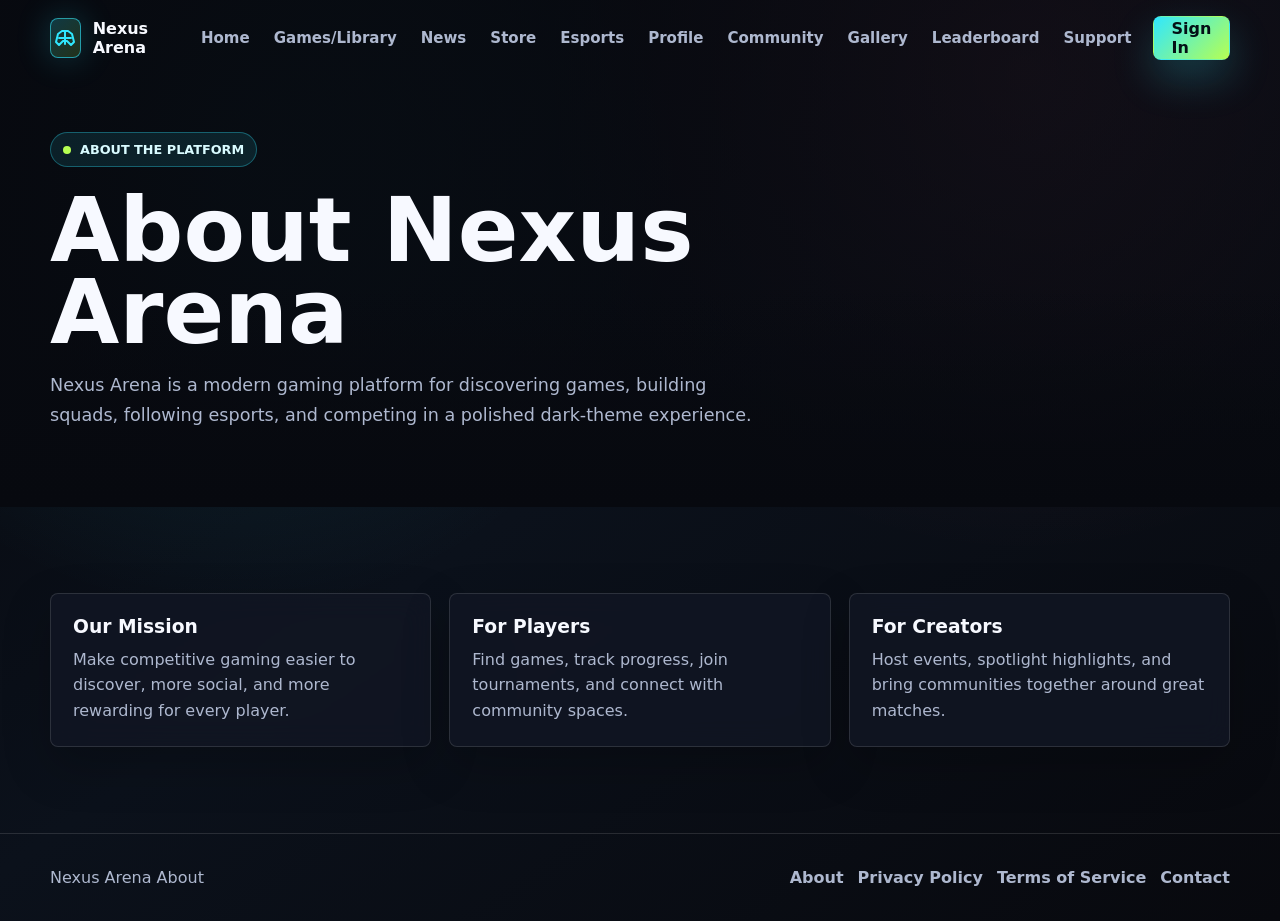
<file: about.html>
<!DOCTYPE html>
<html lang="en">
<head><meta charset="UTF-8" /><meta name="viewport" content="width=device-width, initial-scale=1.0" /><title>About | Nexus Arena</title><link rel="stylesheet" href="style.css" /></head>
<body>
  <header class="site-header"><nav class="nav shell"><a class="brand" href="index.html"><span class="brand-mark"><svg viewBox="0 0 24 24"><path d="M6 12h12M12 6v12"/><path d="M5 8l4-3h6l4 3 2 8-3 3-4-4h-4l-4 4-3-3 2-8Z"/></svg></span><span>Nexus Arena</span></a><div class="nav-links" id="navLinks"><a href="index.html">Home</a><a href="games.html">Games/Library</a><a href="news.html">News</a><a href="store.html">Store</a><a href="esports.html">Esports</a><a href="profile.html">Profile</a><a href="community.html">Community</a><a href="gallery.html">Gallery</a><a href="leaderboard.html">Leaderboard</a><a href="support.html">Support</a></div><div class="nav-actions"><a class="btn btn-primary" href="profile.html">Sign In</a><button class="menu-btn" id="menuBtn" type="button"><svg viewBox="0 0 24 24"><path d="M4 7h16M4 12h16M4 17h16"/></svg></button></div></nav></header>
  <main>
    <section class="page-hero" style="--page-image:url('https://images.unsplash.com/photo-1542751371-adc38448a05e?auto=format&fit=crop&w=1800&q=82')"><div class="shell reveal"><div class="eyebrow"><span class="pulse"></span> About the platform</div><h1>About Nexus Arena</h1><p>Nexus Arena is a modern gaming platform for discovering games, building squads, following esports, and competing in a polished dark-theme experience.</p></div></section>
    <section><div class="shell content-grid"><article class="content-card reveal"><h3>Our Mission</h3><p>Make competitive gaming easier to discover, more social, and more rewarding for every player.</p></article><article class="content-card reveal"><h3>For Players</h3><p>Find games, track progress, join tournaments, and connect with community spaces.</p></article><article class="content-card reveal"><h3>For Creators</h3><p>Host events, spotlight highlights, and bring communities together around great matches.</p></article></div></section>
  </main>
  <footer class="site-footer"><div class="shell footer-row"><span>Nexus Arena About</span><div class="footer-links"><a href="about.html">About</a><a href="support.html#privacy">Privacy Policy</a><a href="support.html#terms">Terms of Service</a><a href="support.html#contact">Contact</a></div></div></footer>
  <script src="script.js"></script>
</body>
</html>
</file>
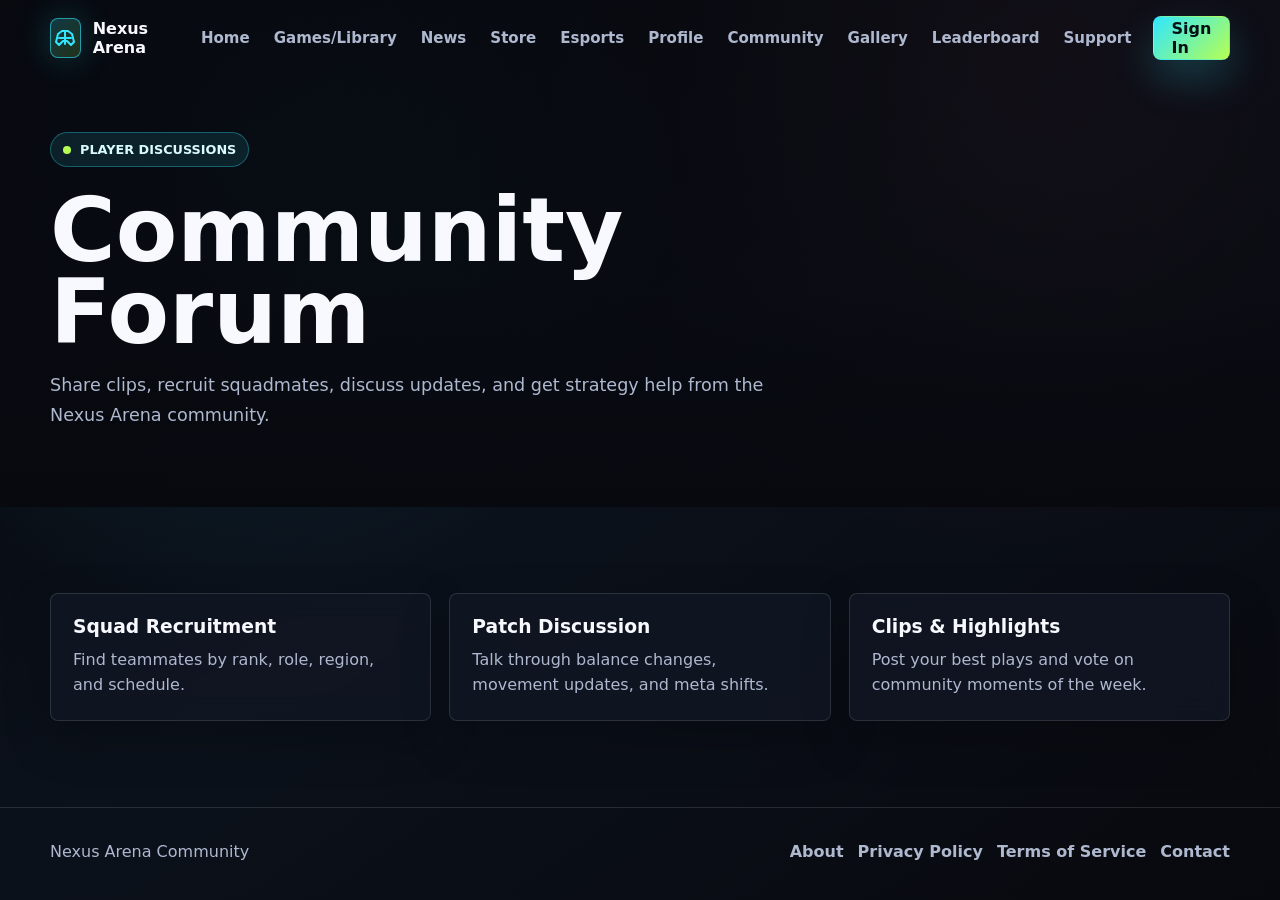
<file: community.html>
<!DOCTYPE html>
<html lang="en">
<head><meta charset="UTF-8" /><meta name="viewport" content="width=device-width, initial-scale=1.0" /><title>Community Forum | Nexus Arena</title><link rel="stylesheet" href="style.css" /></head>
<body>
  <header class="site-header"><nav class="nav shell"><a class="brand" href="index.html"><span class="brand-mark"><svg viewBox="0 0 24 24"><path d="M6 12h12M12 6v12"/><path d="M5 8l4-3h6l4 3 2 8-3 3-4-4h-4l-4 4-3-3 2-8Z"/></svg></span><span>Nexus Arena</span></a><div class="nav-links" id="navLinks"><a href="index.html">Home</a><a href="games.html">Games/Library</a><a href="news.html">News</a><a href="store.html">Store</a><a href="esports.html">Esports</a><a href="profile.html">Profile</a><a href="community.html">Community</a><a href="gallery.html">Gallery</a><a href="leaderboard.html">Leaderboard</a><a href="support.html">Support</a></div><div class="nav-actions"><a class="btn btn-primary" href="profile.html">Sign In</a><button class="menu-btn" id="menuBtn" type="button"><svg viewBox="0 0 24 24"><path d="M4 7h16M4 12h16M4 17h16"/></svg></button></div></nav></header>
  <main>
    <section class="page-hero" style="--page-image:url('https://images.unsplash.com/photo-1511882150382-421056c89033?auto=format&fit=crop&w=1800&q=82')"><div class="shell reveal"><div class="eyebrow"><span class="pulse"></span> Player discussions</div><h1>Community Forum</h1><p>Share clips, recruit squadmates, discuss updates, and get strategy help from the Nexus Arena community.</p></div></section>
    <section><div class="shell forum-grid"><article class="forum-card reveal"><h3>Squad Recruitment</h3><p>Find teammates by rank, role, region, and schedule.</p></article><article class="forum-card reveal"><h3>Patch Discussion</h3><p>Talk through balance changes, movement updates, and meta shifts.</p></article><article class="forum-card reveal"><h3>Clips & Highlights</h3><p>Post your best plays and vote on community moments of the week.</p></article></div></section>
  </main>
  <footer class="site-footer"><div class="shell footer-row"><span>Nexus Arena Community</span><div class="footer-links"><a href="about.html">About</a><a href="support.html#privacy">Privacy Policy</a><a href="support.html#terms">Terms of Service</a><a href="support.html#contact">Contact</a></div></div></footer>
  <script src="script.js"></script>
</body>
</html>
</file>
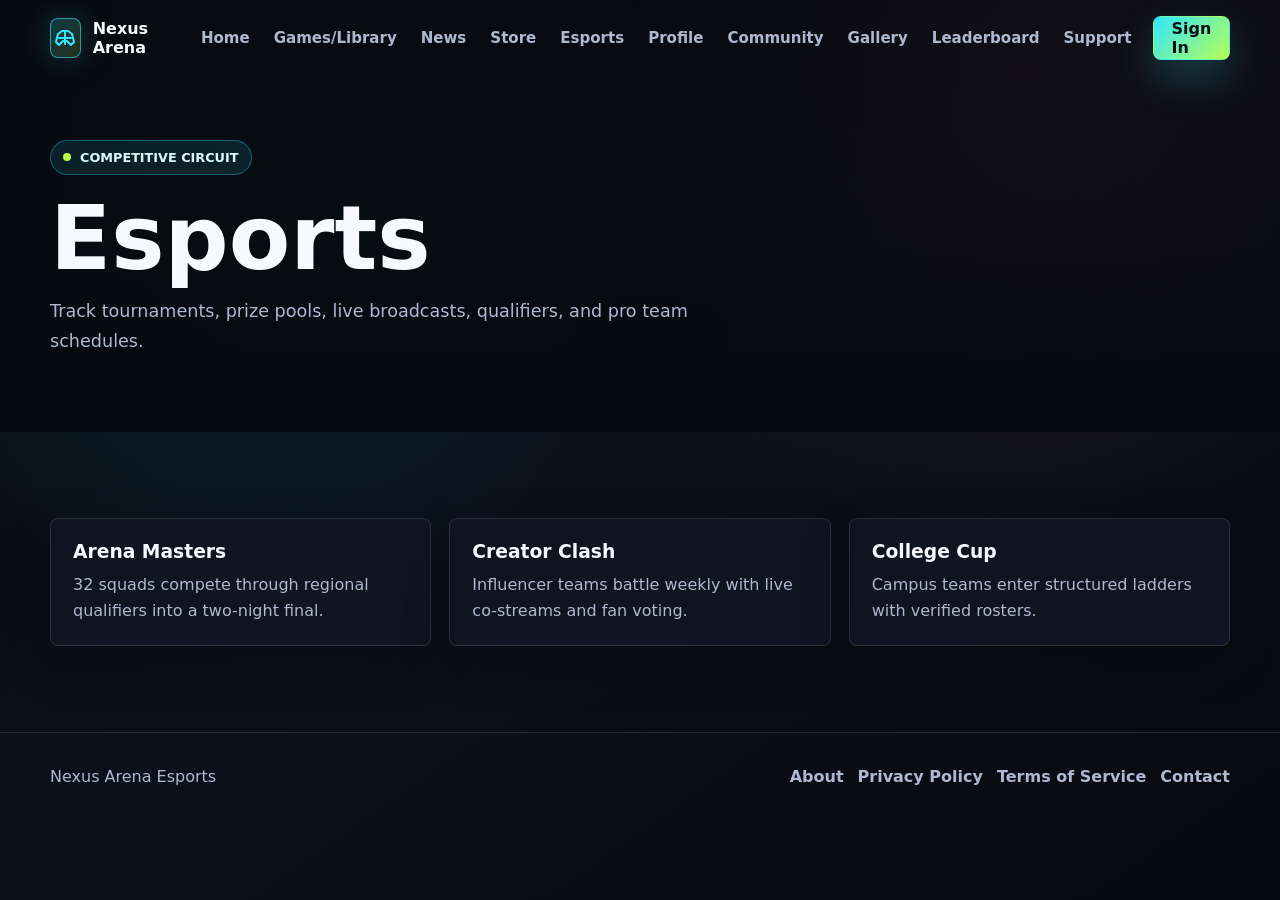
<file: esports.html>
<!DOCTYPE html>
<html lang="en">
<head><meta charset="UTF-8" /><meta name="viewport" content="width=device-width, initial-scale=1.0" /><title>Esports | Nexus Arena</title><link rel="stylesheet" href="style.css" /></head>
<body>
  <header class="site-header"><nav class="nav shell"><a class="brand" href="index.html"><span class="brand-mark"><svg viewBox="0 0 24 24"><path d="M6 12h12M12 6v12"/><path d="M5 8l4-3h6l4 3 2 8-3 3-4-4h-4l-4 4-3-3 2-8Z"/></svg></span><span>Nexus Arena</span></a><div class="nav-links" id="navLinks"><a href="index.html">Home</a><a href="games.html">Games/Library</a><a href="news.html">News</a><a href="store.html">Store</a><a href="esports.html">Esports</a><a href="profile.html">Profile</a><a href="community.html">Community</a><a href="gallery.html">Gallery</a><a href="leaderboard.html">Leaderboard</a><a href="support.html">Support</a></div><div class="nav-actions"><a class="btn btn-primary" href="profile.html">Sign In</a><button class="menu-btn" id="menuBtn" type="button"><svg viewBox="0 0 24 24"><path d="M4 7h16M4 12h16M4 17h16"/></svg></button></div></nav></header>
  <main>
    <section class="page-hero" style="--page-image:url('https://images.unsplash.com/photo-1542751110-97427bbecf20?auto=format&fit=crop&w=1800&q=82')"><div class="shell reveal"><div class="eyebrow"><span class="pulse"></span> Competitive circuit</div><h1>Esports</h1><p>Track tournaments, prize pools, live broadcasts, qualifiers, and pro team schedules.</p></div></section>
    <section><div class="shell content-grid"><article class="content-card reveal"><h3>Arena Masters</h3><p>32 squads compete through regional qualifiers into a two-night final.</p></article><article class="content-card reveal"><h3>Creator Clash</h3><p>Influencer teams battle weekly with live co-streams and fan voting.</p></article><article class="content-card reveal"><h3>College Cup</h3><p>Campus teams enter structured ladders with verified rosters.</p></article></div></section>
  </main>
  <footer class="site-footer"><div class="shell footer-row"><span>Nexus Arena Esports</span><div class="footer-links"><a href="about.html">About</a><a href="support.html#privacy">Privacy Policy</a><a href="support.html#terms">Terms of Service</a><a href="support.html#contact">Contact</a></div></div></footer>
  <script src="script.js"></script>
</body>
</html>
</file>
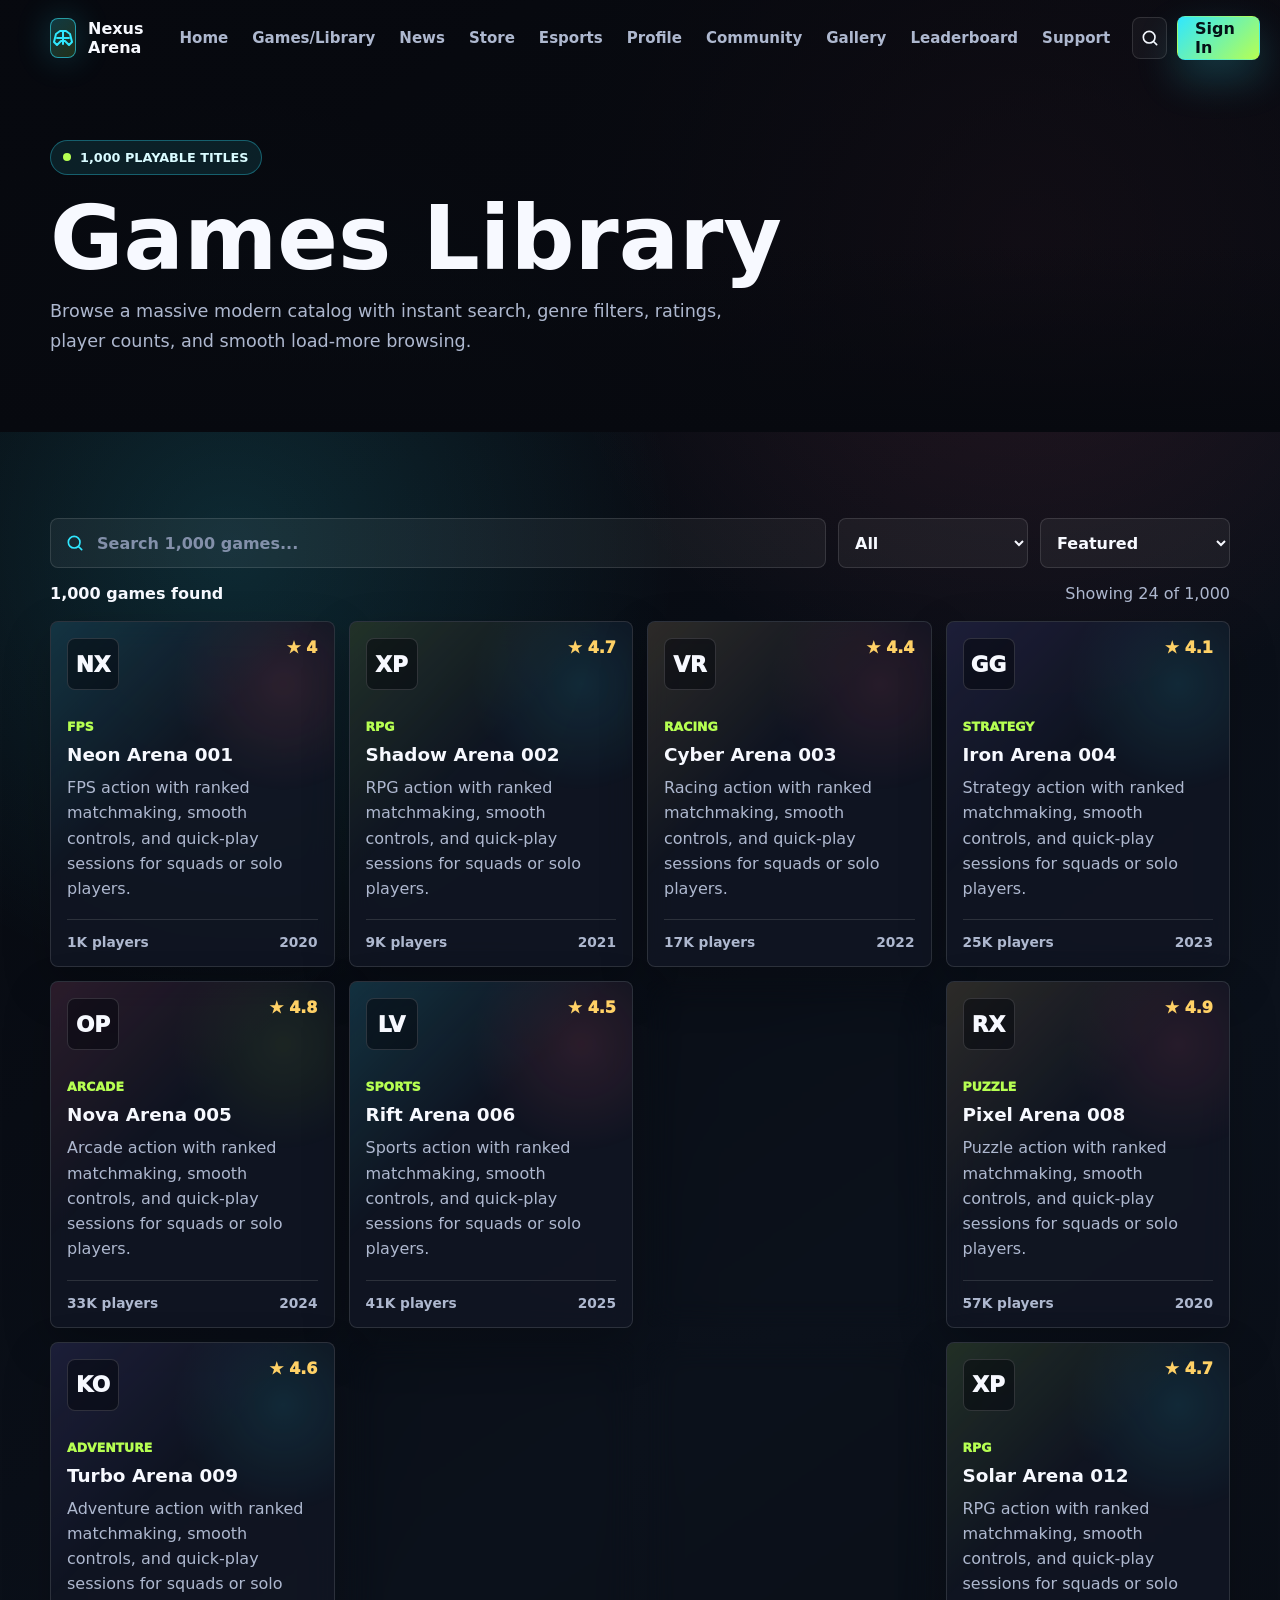
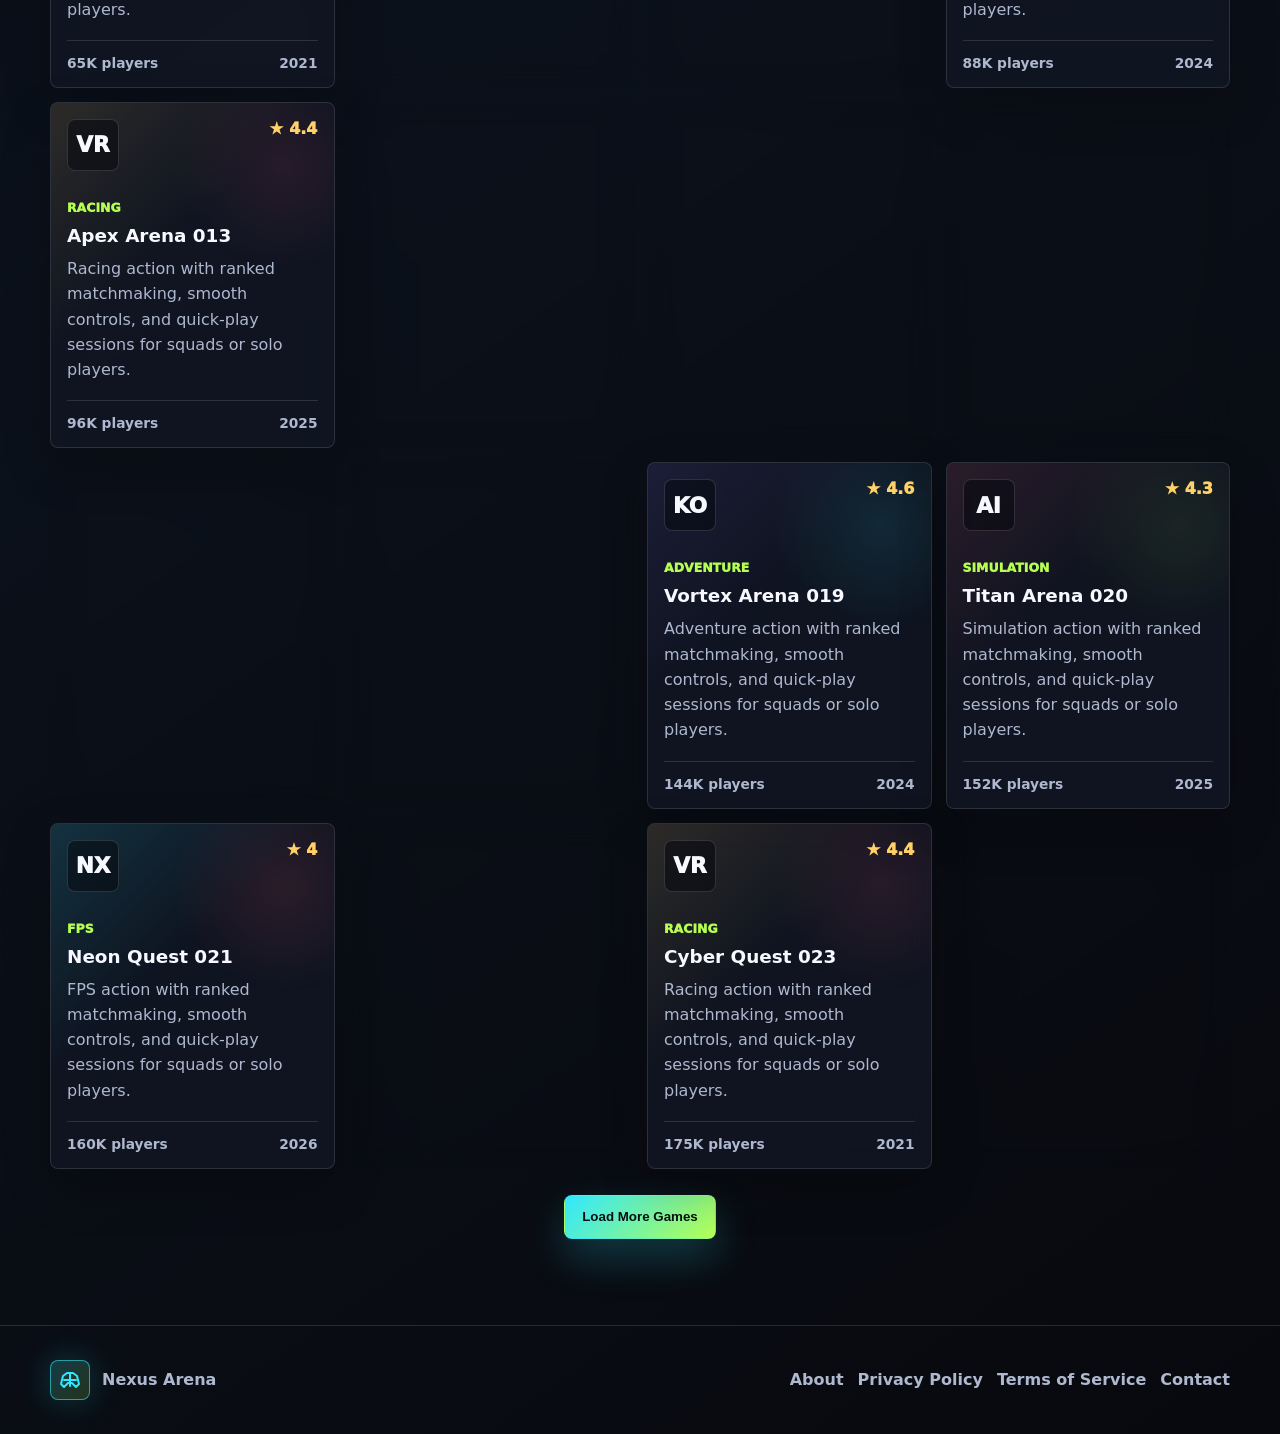
<file: games.html>
<!DOCTYPE html>
<html lang="en">
<head>
  <meta charset="UTF-8" />
  <meta name="viewport" content="width=device-width, initial-scale=1.0" />
  <title>Games Library | Nexus Arena</title>
  <link rel="stylesheet" href="style.css" />
</head>
<body>
  <header class="site-header">
    <nav class="nav shell" aria-label="Primary navigation">
      <a class="brand" href="index.html"><span class="brand-mark"><svg viewBox="0 0 24 24"><path d="M6 12h12M12 6v12"/><path d="M5 8l4-3h6l4 3 2 8-3 3-4-4h-4l-4 4-3-3 2-8Z"/></svg></span><span>Nexus Arena</span></a>
      <div class="nav-links" id="navLinks"><a href="index.html">Home</a><a href="games.html">Games/Library</a><a href="news.html">News</a><a href="store.html">Store</a><a href="esports.html">Esports</a><a href="profile.html">Profile</a><a href="community.html">Community</a><a href="gallery.html">Gallery</a><a href="leaderboard.html">Leaderboard</a><a href="support.html">Support</a></div>
      <div class="nav-actions"><button class="icon-btn" type="button" data-focus-search aria-label="Search games"><svg viewBox="0 0 24 24"><circle cx="11" cy="11" r="7"/><path d="m20 20-3.5-3.5"/></svg></button><a class="btn btn-primary" href="profile.html">Sign In</a><button class="menu-btn" id="menuBtn" type="button" aria-label="Open menu"><svg viewBox="0 0 24 24"><path d="M4 7h16M4 12h16M4 17h16"/></svg></button></div>
    </nav>
  </header>
  <main>
    <section class="page-hero" style="--page-image:url('https://images.unsplash.com/photo-1550745165-9bc0b252726f?auto=format&fit=crop&w=1800&q=82')">
      <div class="shell reveal"><div class="eyebrow"><span class="pulse"></span> 1,000 playable titles</div><h1>Games Library</h1><p>Browse a massive modern catalog with instant search, genre filters, ratings, player counts, and smooth load-more browsing.</p></div>
    </section>
    <section id="games">
      <div class="shell">
        <div class="game-toolbar reveal">
          <label class="search-box" for="gameSearch"><svg viewBox="0 0 24 24"><circle cx="11" cy="11" r="7"/><path d="m20 20-3.5-3.5"/></svg><input id="gameSearch" type="search" placeholder="Search 1,000 games..." autocomplete="off" /></label>
          <select id="genreFilter" aria-label="Filter by genre"></select>
          <select id="sortGames" aria-label="Sort games"><option value="featured">Featured</option><option value="rating">Highest rated</option><option value="players">Most players</option><option value="newest">Newest</option><option value="name">Name A-Z</option></select>
        </div>
        <div class="catalog-meta reveal"><strong id="catalogCount">Loading games...</strong><span id="catalogHint">Showing optimized results</span></div>
        <div class="games-grid" id="gamesGrid" aria-live="polite"></div>
        <div class="load-row"><button class="btn btn-primary" id="loadMoreGames" type="button">Load More Games</button></div>
      </div>
    </section>
  </main>
  <footer class="site-footer"><div class="shell footer-row"><div class="brand"><span class="brand-mark"><svg viewBox="0 0 24 24"><path d="M6 12h12M12 6v12"/><path d="M5 8l4-3h6l4 3 2 8-3 3-4-4h-4l-4 4-3-3 2-8Z"/></svg></span><span>Nexus Arena</span></div><div class="footer-links"><a href="about.html">About</a><a href="support.html#privacy">Privacy Policy</a><a href="support.html#terms">Terms of Service</a><a href="support.html#contact">Contact</a></div></div></footer>
  <script src="script.js"></script>
</body>
</html>
</file>
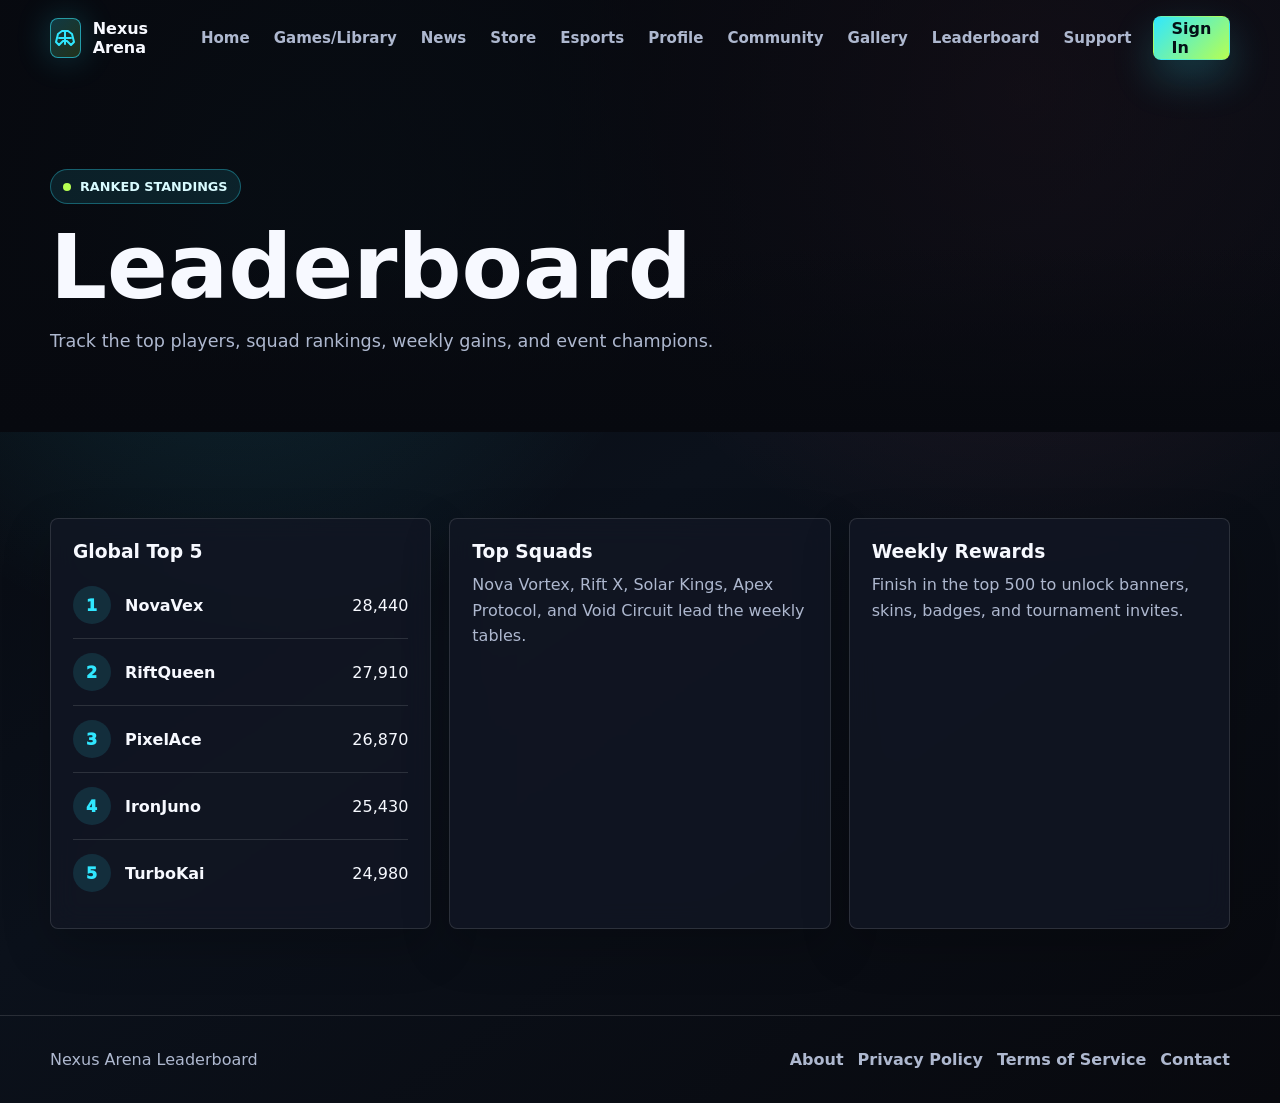
<file: leaderboard.html>
<!DOCTYPE html>
<html lang="en">
<head><meta charset="UTF-8" /><meta name="viewport" content="width=device-width, initial-scale=1.0" /><title>Leaderboard | Nexus Arena</title><link rel="stylesheet" href="style.css" /></head>
<body>
  <header class="site-header"><nav class="nav shell"><a class="brand" href="index.html"><span class="brand-mark"><svg viewBox="0 0 24 24"><path d="M6 12h12M12 6v12"/><path d="M5 8l4-3h6l4 3 2 8-3 3-4-4h-4l-4 4-3-3 2-8Z"/></svg></span><span>Nexus Arena</span></a><div class="nav-links" id="navLinks"><a href="index.html">Home</a><a href="games.html">Games/Library</a><a href="news.html">News</a><a href="store.html">Store</a><a href="esports.html">Esports</a><a href="profile.html">Profile</a><a href="community.html">Community</a><a href="gallery.html">Gallery</a><a href="leaderboard.html">Leaderboard</a><a href="support.html">Support</a></div><div class="nav-actions"><a class="btn btn-primary" href="profile.html">Sign In</a><button class="menu-btn" id="menuBtn" type="button"><svg viewBox="0 0 24 24"><path d="M4 7h16M4 12h16M4 17h16"/></svg></button></div></nav></header>
  <main>
    <section class="page-hero" style="--page-image:url('https://images.unsplash.com/photo-1542751110-97427bbecf20?auto=format&fit=crop&w=1800&q=82')"><div class="shell reveal"><div class="eyebrow"><span class="pulse"></span> Ranked standings</div><h1>Leaderboard</h1><p>Track the top players, squad rankings, weekly gains, and event champions.</p></div></section>
    <section><div class="shell leaderboard-grid"><article class="leaderboard-card reveal"><h3>Global Top 5</h3><div class="leader-row"><span class="rank">1</span><strong>NovaVex</strong><span>28,440</span></div><div class="leader-row"><span class="rank">2</span><strong>RiftQueen</strong><span>27,910</span></div><div class="leader-row"><span class="rank">3</span><strong>PixelAce</strong><span>26,870</span></div><div class="leader-row"><span class="rank">4</span><strong>IronJuno</strong><span>25,430</span></div><div class="leader-row"><span class="rank">5</span><strong>TurboKai</strong><span>24,980</span></div></article><article class="leaderboard-card reveal"><h3>Top Squads</h3><p>Nova Vortex, Rift X, Solar Kings, Apex Protocol, and Void Circuit lead the weekly tables.</p></article><article class="leaderboard-card reveal"><h3>Weekly Rewards</h3><p>Finish in the top 500 to unlock banners, skins, badges, and tournament invites.</p></article></div></section>
  </main>
  <footer class="site-footer"><div class="shell footer-row"><span>Nexus Arena Leaderboard</span><div class="footer-links"><a href="about.html">About</a><a href="support.html#privacy">Privacy Policy</a><a href="support.html#terms">Terms of Service</a><a href="support.html#contact">Contact</a></div></div></footer>
  <script src="script.js"></script>
</body>
</html>
</file>
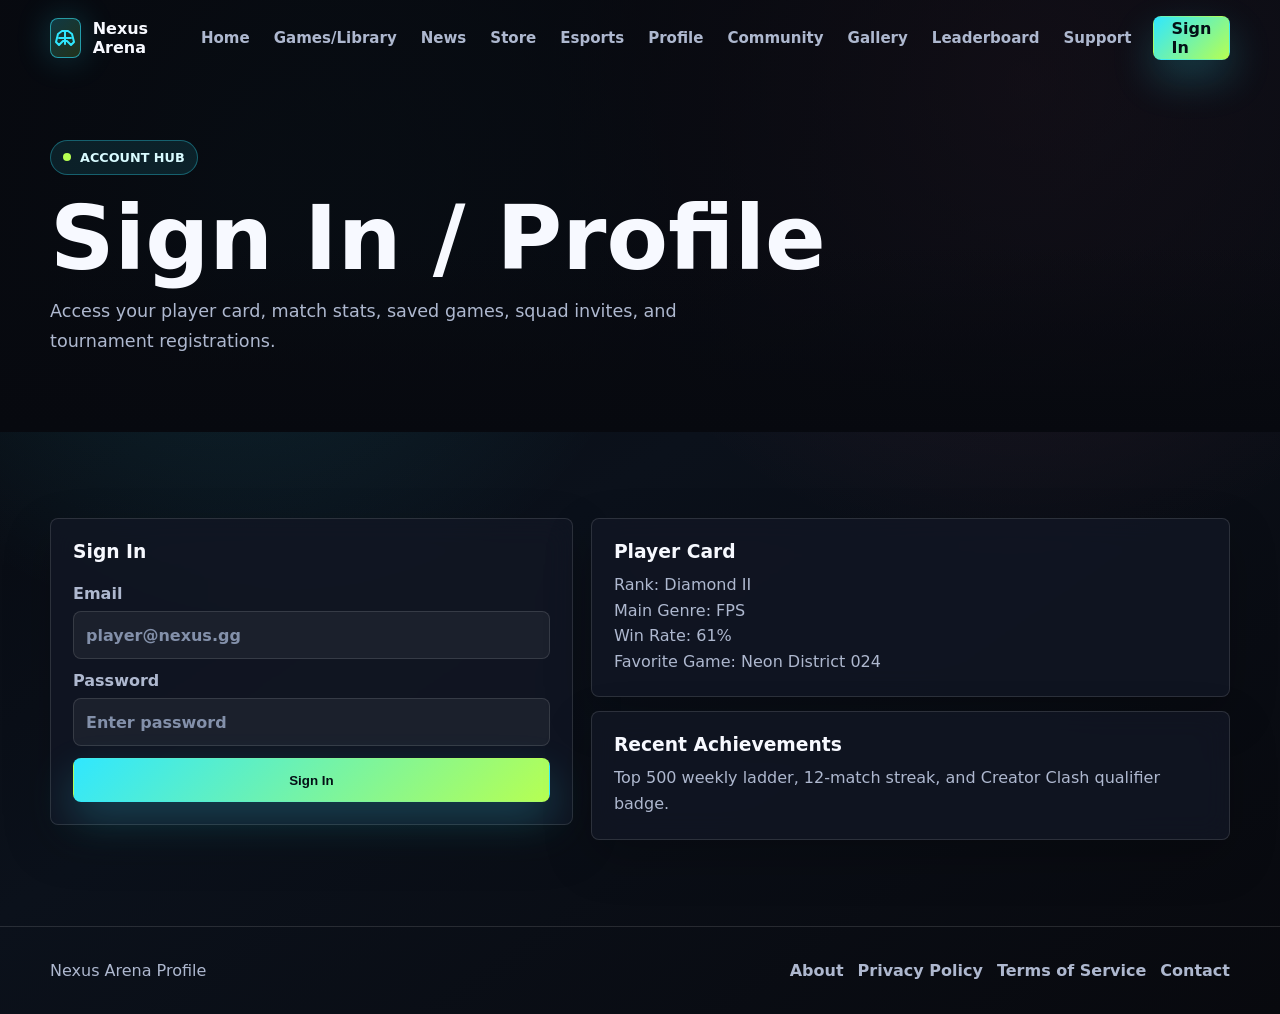
<file: profile.html>
<!DOCTYPE html>
<html lang="en">
<head><meta charset="UTF-8" /><meta name="viewport" content="width=device-width, initial-scale=1.0" /><title>Sign In & Profile | Nexus Arena</title><link rel="stylesheet" href="style.css" /></head>
<body>
  <header class="site-header"><nav class="nav shell"><a class="brand" href="index.html"><span class="brand-mark"><svg viewBox="0 0 24 24"><path d="M6 12h12M12 6v12"/><path d="M5 8l4-3h6l4 3 2 8-3 3-4-4h-4l-4 4-3-3 2-8Z"/></svg></span><span>Nexus Arena</span></a><div class="nav-links" id="navLinks"><a href="index.html">Home</a><a href="games.html">Games/Library</a><a href="news.html">News</a><a href="store.html">Store</a><a href="esports.html">Esports</a><a href="profile.html">Profile</a><a href="community.html">Community</a><a href="gallery.html">Gallery</a><a href="leaderboard.html">Leaderboard</a><a href="support.html">Support</a></div><div class="nav-actions"><a class="btn btn-primary" href="profile.html">Sign In</a><button class="menu-btn" id="menuBtn" type="button"><svg viewBox="0 0 24 24"><path d="M4 7h16M4 12h16M4 17h16"/></svg></button></div></nav></header>
  <main>
    <section class="page-hero" style="--page-image:url('https://images.unsplash.com/photo-1560253023-3ec5d502959f?auto=format&fit=crop&w=1800&q=82')"><div class="shell reveal"><div class="eyebrow"><span class="pulse"></span> Account hub</div><h1>Sign In / Profile</h1><p>Access your player card, match stats, saved games, squad invites, and tournament registrations.</p></div></section>
    <section><div class="shell split-layout"><form class="form-card form-grid reveal"><h3>Sign In</h3><label>Email<input type="email" placeholder="player@nexus.gg" /></label><label>Password<input type="password" placeholder="Enter password" /></label><button class="btn btn-primary" type="button">Sign In</button></form><div class="profile-panel"><article class="content-card reveal"><h3>Player Card</h3><p>Rank: Diamond II<br />Main Genre: FPS<br />Win Rate: 61%<br />Favorite Game: Neon District 024</p></article><article class="content-card reveal"><h3>Recent Achievements</h3><p>Top 500 weekly ladder, 12-match streak, and Creator Clash qualifier badge.</p></article></div></div></section>
  </main>
  <footer class="site-footer"><div class="shell footer-row"><span>Nexus Arena Profile</span><div class="footer-links"><a href="about.html">About</a><a href="support.html#privacy">Privacy Policy</a><a href="support.html#terms">Terms of Service</a><a href="support.html#contact">Contact</a></div></div></footer>
  <script src="script.js"></script>
</body>
</html>
</file>
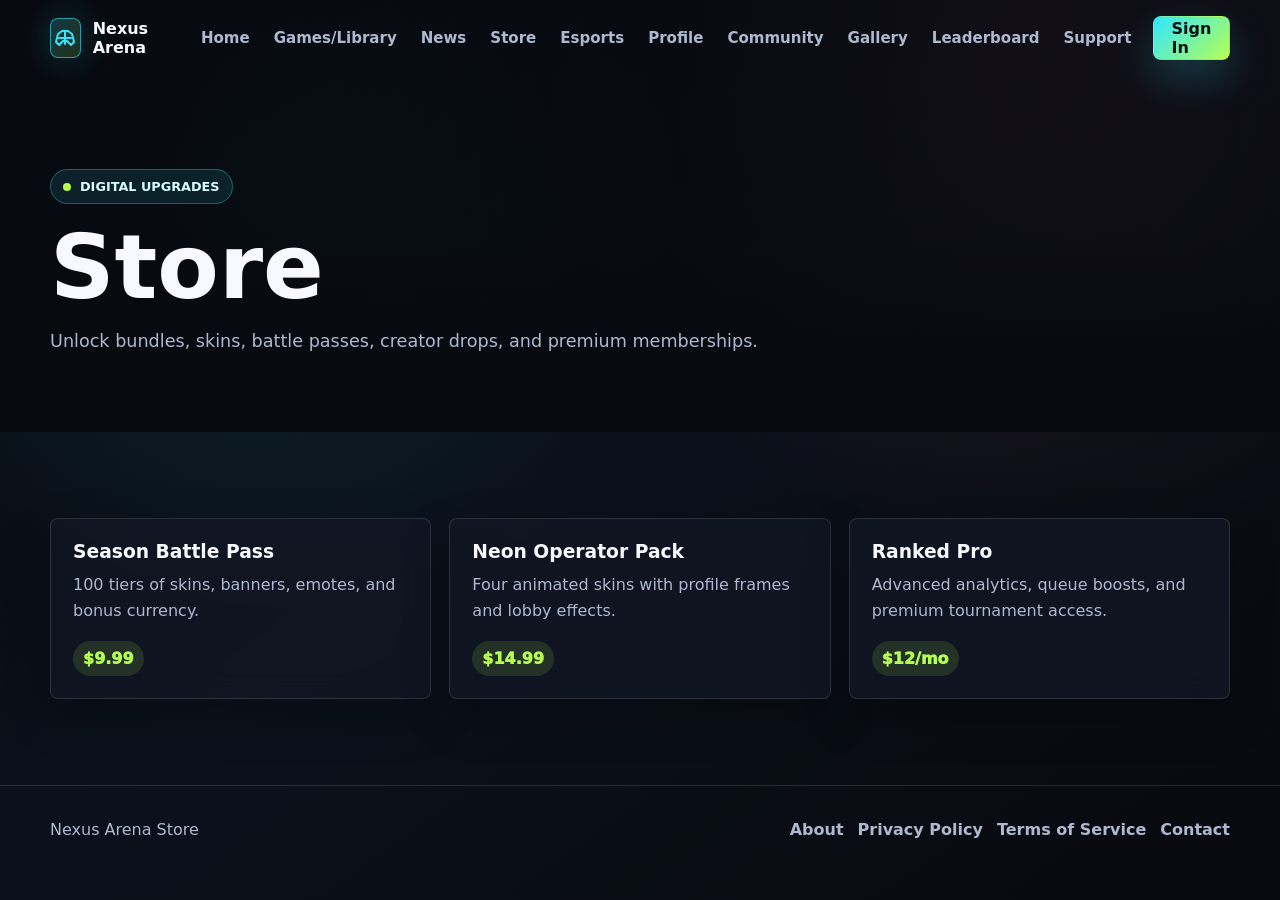
<file: store.html>
<!DOCTYPE html>
<html lang="en">
<head><meta charset="UTF-8" /><meta name="viewport" content="width=device-width, initial-scale=1.0" /><title>Store | Nexus Arena</title><link rel="stylesheet" href="style.css" /></head>
<body>
  <header class="site-header"><nav class="nav shell"><a class="brand" href="index.html"><span class="brand-mark"><svg viewBox="0 0 24 24"><path d="M6 12h12M12 6v12"/><path d="M5 8l4-3h6l4 3 2 8-3 3-4-4h-4l-4 4-3-3 2-8Z"/></svg></span><span>Nexus Arena</span></a><div class="nav-links" id="navLinks"><a href="index.html">Home</a><a href="games.html">Games/Library</a><a href="news.html">News</a><a href="store.html">Store</a><a href="esports.html">Esports</a><a href="profile.html">Profile</a><a href="community.html">Community</a><a href="gallery.html">Gallery</a><a href="leaderboard.html">Leaderboard</a><a href="support.html">Support</a></div><div class="nav-actions"><a class="btn btn-primary" href="profile.html">Sign In</a><button class="menu-btn" id="menuBtn" type="button"><svg viewBox="0 0 24 24"><path d="M4 7h16M4 12h16M4 17h16"/></svg></button></div></nav></header>
  <main>
    <section class="page-hero" style="--page-image:url('https://images.unsplash.com/photo-1511512578047-dfb367046420?auto=format&fit=crop&w=1800&q=82')"><div class="shell reveal"><div class="eyebrow"><span class="pulse"></span> Digital upgrades</div><h1>Store</h1><p>Unlock bundles, skins, battle passes, creator drops, and premium memberships.</p></div></section>
    <section><div class="shell store-grid"><article class="store-card reveal"><h3>Season Battle Pass</h3><p>100 tiers of skins, banners, emotes, and bonus currency.</p><span class="price-chip">$9.99</span></article><article class="store-card reveal"><h3>Neon Operator Pack</h3><p>Four animated skins with profile frames and lobby effects.</p><span class="price-chip">$14.99</span></article><article class="store-card reveal"><h3>Ranked Pro</h3><p>Advanced analytics, queue boosts, and premium tournament access.</p><span class="price-chip">$12/mo</span></article></div></section>
  </main>
  <footer class="site-footer"><div class="shell footer-row"><span>Nexus Arena Store</span><div class="footer-links"><a href="about.html">About</a><a href="support.html#privacy">Privacy Policy</a><a href="support.html#terms">Terms of Service</a><a href="support.html#contact">Contact</a></div></div></footer>
  <script src="script.js"></script>
</body>
</html>
</file>
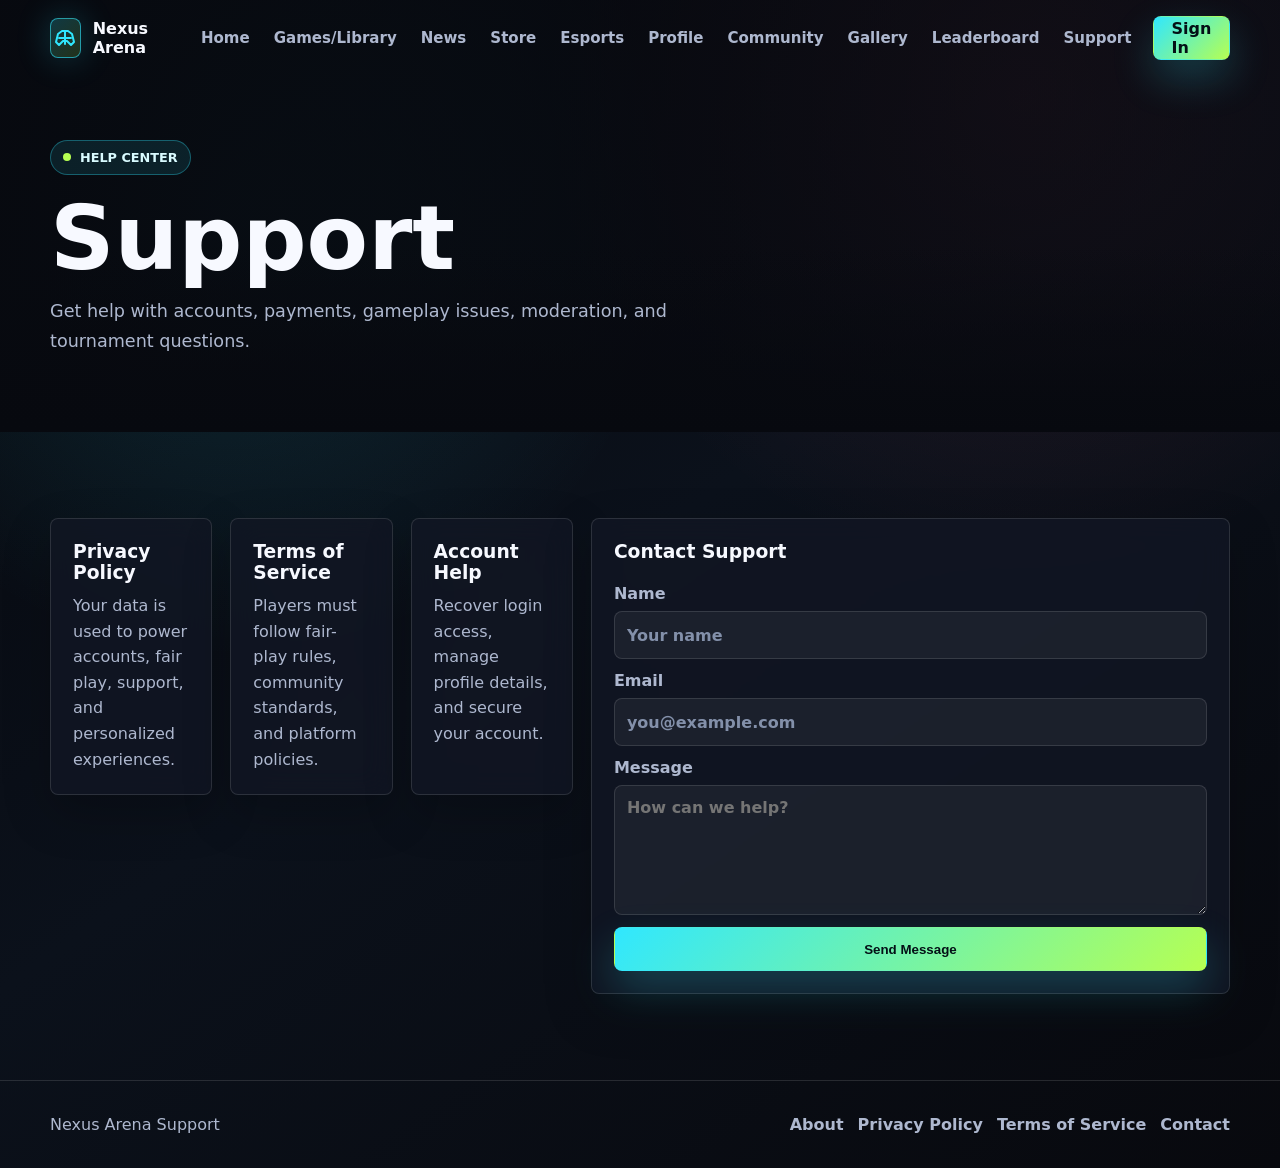
<file: support.html>
<!DOCTYPE html>
<html lang="en">
<head><meta charset="UTF-8" /><meta name="viewport" content="width=device-width, initial-scale=1.0" /><title>Support | Nexus Arena</title><link rel="stylesheet" href="style.css" /></head>
<body>
  <header class="site-header"><nav class="nav shell"><a class="brand" href="index.html"><span class="brand-mark"><svg viewBox="0 0 24 24"><path d="M6 12h12M12 6v12"/><path d="M5 8l4-3h6l4 3 2 8-3 3-4-4h-4l-4 4-3-3 2-8Z"/></svg></span><span>Nexus Arena</span></a><div class="nav-links" id="navLinks"><a href="index.html">Home</a><a href="games.html">Games/Library</a><a href="news.html">News</a><a href="store.html">Store</a><a href="esports.html">Esports</a><a href="profile.html">Profile</a><a href="community.html">Community</a><a href="gallery.html">Gallery</a><a href="leaderboard.html">Leaderboard</a><a href="support.html">Support</a></div><div class="nav-actions"><a class="btn btn-primary" href="profile.html">Sign In</a><button class="menu-btn" id="menuBtn" type="button"><svg viewBox="0 0 24 24"><path d="M4 7h16M4 12h16M4 17h16"/></svg></button></div></nav></header>
  <main>
    <section class="page-hero" style="--page-image:url('https://images.unsplash.com/photo-1556438064-2d7646166914?auto=format&fit=crop&w=1800&q=82')"><div class="shell reveal"><div class="eyebrow"><span class="pulse"></span> Help center</div><h1>Support</h1><p>Get help with accounts, payments, gameplay issues, moderation, and tournament questions.</p></div></section>
    <section><div class="shell split-layout"><div class="content-grid"><article class="content-card reveal" id="privacy"><h3>Privacy Policy</h3><p>Your data is used to power accounts, fair play, support, and personalized experiences.</p></article><article class="content-card reveal" id="terms"><h3>Terms of Service</h3><p>Players must follow fair-play rules, community standards, and platform policies.</p></article><article class="content-card reveal"><h3>Account Help</h3><p>Recover login access, manage profile details, and secure your account.</p></article></div><form class="form-card form-grid reveal" id="contact"><h3>Contact Support</h3><label>Name<input type="text" placeholder="Your name" /></label><label>Email<input type="email" placeholder="you@example.com" /></label><label>Message<textarea placeholder="How can we help?"></textarea></label><button class="btn btn-primary" type="button">Send Message</button></form></div></section>
  </main>
  <footer class="site-footer"><div class="shell footer-row"><span>Nexus Arena Support</span><div class="footer-links"><a href="about.html">About</a><a href="#privacy">Privacy Policy</a><a href="#terms">Terms of Service</a><a href="#contact">Contact</a></div></div></footer>
  <script src="script.js"></script>
</body>
</html>
</file>
<file: style.css>
:root {
  color-scheme: dark;
  --bg: #07090f;
  --panel: rgba(18, 23, 36, 0.82);
  --panel-strong: rgba(24, 31, 48, 0.96);
  --line: rgba(255, 255, 255, 0.12);
  --text: #f7f9ff;
  --muted: #aeb8cf;
  --cyan: #30e7ff;
  --lime: #b6ff52;
  --coral: #ff5f7f;
  --gold: #ffd166;
  --shadow: 0 28px 80px rgba(0, 0, 0, 0.42);
  --radius: 8px;
  font-family: Inter, ui-sans-serif, system-ui, -apple-system, BlinkMacSystemFont, "Segoe UI", sans-serif;
}

* { box-sizing: border-box; }
html { scroll-behavior: smooth; }
body {
  margin: 0;
  min-height: 100vh;
  background:
    radial-gradient(circle at 18% 18%, rgba(48, 231, 255, 0.14), transparent 28rem),
    radial-gradient(circle at 80% 8%, rgba(255, 95, 127, 0.12), transparent 30rem),
    linear-gradient(145deg, #06070c 0%, #0b111b 48%, #08090e 100%);
  color: var(--text);
  overflow-x: hidden;
}

a { color: inherit; text-decoration: none; }
img { display: block; max-width: 100%; }
svg {
  width: 20px;
  height: 20px;
  fill: none;
  stroke: currentColor;
  stroke-width: 2;
  stroke-linecap: round;
  stroke-linejoin: round;
}

.shell {
  width: min(1180px, calc(100% - 32px));
  margin: 0 auto;
}

.site-header {
  position: fixed;
  top: 0;
  left: 0;
  right: 0;
  z-index: 20;
  border-bottom: 1px solid transparent;
  transition: background 0.2s ease, border-color 0.2s ease, backdrop-filter 0.2s ease;
}

.site-header.scrolled {
  background: rgba(7, 9, 15, 0.84);
  border-color: var(--line);
  backdrop-filter: blur(18px);
}

.nav {
  height: 76px;
  display: flex;
  align-items: center;
  justify-content: space-between;
  gap: 22px;
}

.brand {
  display: inline-flex;
  align-items: center;
  gap: 12px;
  font-weight: 900;
  letter-spacing: 0;
}

.brand-mark,
.hero-logo {
  display: grid;
  place-items: center;
  border: 1px solid rgba(48, 231, 255, 0.58);
  border-radius: var(--radius);
  background: linear-gradient(135deg, rgba(48, 231, 255, 0.22), rgba(182, 255, 82, 0.16));
  box-shadow: 0 0 34px rgba(48, 231, 255, 0.22);
}

.brand-mark {
  width: 40px;
  height: 40px;
}

.brand-mark svg {
  width: 24px;
  height: 24px;
  color: var(--cyan);
}

.nav-links {
  display: flex;
  align-items: center;
  gap: 24px;
  color: var(--muted);
  font-size: 0.94rem;
  font-weight: 700;
}

.nav-links a {
  position: relative;
  padding: 8px 0;
}

.nav-links a::after {
  content: "";
  position: absolute;
  left: 0;
  right: 0;
  bottom: 2px;
  height: 2px;
  transform: scaleX(0);
  transform-origin: left;
  background: var(--cyan);
  transition: transform 0.2s ease;
}

.nav-links a:hover { color: var(--text); }
.nav-links a:hover::after { transform: scaleX(1); }
.nav-actions { display: flex; align-items: center; gap: 10px; }

.icon-btn,
.menu-btn {
  width: 42px;
  height: 42px;
  display: grid;
  place-items: center;
  border: 1px solid var(--line);
  border-radius: var(--radius);
  background: rgba(255, 255, 255, 0.04);
  color: var(--text);
  cursor: pointer;
  transition: transform 0.18s ease, border-color 0.18s ease, background 0.18s ease;
}

.icon-btn:hover,
.menu-btn:hover {
  transform: translateY(-2px);
  border-color: rgba(48, 231, 255, 0.55);
  background: rgba(48, 231, 255, 0.11);
}

.menu-btn { display: none; }

.btn {
  min-height: 44px;
  display: inline-flex;
  align-items: center;
  justify-content: center;
  gap: 9px;
  padding: 0 17px;
  border: 1px solid var(--line);
  border-radius: var(--radius);
  background: rgba(255, 255, 255, 0.05);
  color: var(--text);
  font-weight: 900;
  cursor: pointer;
  transition: transform 0.18s ease, box-shadow 0.18s ease, border-color 0.18s ease, background 0.18s ease;
}

.btn:hover {
  transform: translateY(-2px);
  border-color: rgba(48, 231, 255, 0.5);
  box-shadow: 0 16px 36px rgba(0, 0, 0, 0.24);
}

.btn-primary {
  border-color: transparent;
  background: linear-gradient(135deg, var(--cyan), var(--lime));
  color: #041016;
  box-shadow: 0 18px 42px rgba(48, 231, 255, 0.22);
}

.hero {
  min-height: 100vh;
  display: grid;
  align-items: end;
  position: relative;
  isolation: isolate;
  padding: 118px 0 54px;
}

.hero::before {
  content: "";
  position: absolute;
  inset: 0;
  z-index: -3;
  background:
    linear-gradient(90deg, rgba(7, 9, 15, 0.96), rgba(7, 9, 15, 0.7) 42%, rgba(7, 9, 15, 0.3)),
    url("https://images.unsplash.com/photo-1542751371-adc38448a05e?auto=format&fit=crop&w=1800&q=82") center / cover;
}

.hero::after {
  content: "";
  position: absolute;
  inset: auto 0 0;
  height: 34%;
  z-index: -2;
  background: linear-gradient(transparent, var(--bg));
}

.grid-overlay {
  position: absolute;
  inset: 0;
  z-index: -1;
  pointer-events: none;
  background-image:
    linear-gradient(rgba(255, 255, 255, 0.04) 1px, transparent 1px),
    linear-gradient(90deg, rgba(255, 255, 255, 0.04) 1px, transparent 1px);
  background-size: 56px 56px;
  mask-image: linear-gradient(to bottom, rgba(0, 0, 0, 0.75), transparent 84%);
}

.hero-layout {
  display: grid;
  grid-template-columns: minmax(0, 1.08fr) minmax(330px, 0.64fr);
  gap: 34px;
  align-items: end;
}

.hero-logo {
  width: 88px;
  height: 88px;
  margin-bottom: 18px;
  border-radius: 20px;
  background:
    linear-gradient(135deg, rgba(48, 231, 255, 0.22), rgba(255, 95, 127, 0.18)),
    rgba(7, 9, 15, 0.72);
  backdrop-filter: blur(14px);
}

.hero-logo svg {
  width: 54px;
  height: 54px;
  color: var(--cyan);
}

.eyebrow {
  width: fit-content;
  display: inline-flex;
  align-items: center;
  gap: 9px;
  padding: 9px 12px;
  border: 1px solid rgba(48, 231, 255, 0.32);
  border-radius: 999px;
  background: rgba(48, 231, 255, 0.1);
  color: #d9fbff;
  font-size: 0.8rem;
  font-weight: 900;
  text-transform: uppercase;
}

.pulse {
  width: 8px;
  height: 8px;
  border-radius: 50%;
  background: var(--lime);
  box-shadow: 0 0 0 0 rgba(182, 255, 82, 0.55);
  animation: pulse 1.8s infinite;
}

@keyframes pulse {
  70% { box-shadow: 0 0 0 12px rgba(182, 255, 82, 0); }
  100% { box-shadow: 0 0 0 0 rgba(182, 255, 82, 0); }
}

h1 {
  max-width: 780px;
  margin: 22px 0 18px;
  font-size: clamp(3.4rem, 7vw, 7rem);
  line-height: 0.92;
  letter-spacing: 0;
}

.hero-copy {
  max-width: 650px;
  margin: 0 0 28px;
  color: var(--muted);
  font-size: clamp(1rem, 1.8vw, 1.2rem);
  line-height: 1.7;
}

.hero-actions { display: flex; flex-wrap: wrap; gap: 12px; }

.hero-panel,
.feature-card,
.news-card,
.testimonial-card,
.game-card {
  border: 1px solid var(--line);
  border-radius: var(--radius);
  background: var(--panel);
  box-shadow: 0 18px 48px rgba(0, 0, 0, 0.22);
  backdrop-filter: blur(14px);
}

.hero-panel {
  overflow: hidden;
  background: linear-gradient(180deg, rgba(18, 23, 36, 0.84), rgba(11, 15, 25, 0.92));
  box-shadow: var(--shadow);
}

.match-image {
  position: relative;
  aspect-ratio: 16 / 10;
  overflow: hidden;
}

.match-image img,
.news-card img,
.screenshot-card img {
  width: 100%;
  height: 100%;
  object-fit: cover;
}

.match-badge {
  position: absolute;
  left: 16px;
  top: 16px;
  display: inline-flex;
  align-items: center;
  gap: 8px;
  padding: 8px 10px;
  border-radius: 999px;
  background: rgba(7, 9, 15, 0.78);
  border: 1px solid rgba(255, 255, 255, 0.18);
  font-size: 0.78rem;
  font-weight: 900;
}

.match-content { padding: 18px; }
.teams {
  display: grid;
  grid-template-columns: 1fr auto 1fr;
  align-items: center;
  gap: 14px;
  margin-bottom: 16px;
}

.team {
  display: grid;
  gap: 8px;
  justify-items: center;
  text-align: center;
  min-width: 0;
}

.team-logo {
  width: 54px;
  height: 54px;
  display: grid;
  place-items: center;
  border-radius: 50%;
  border: 1px solid var(--line);
  background: rgba(255, 255, 255, 0.06);
  font-weight: 1000;
  color: var(--cyan);
}

.team strong { overflow-wrap: anywhere; font-size: 0.92rem; }
.versus { color: var(--gold); font-weight: 1000; }

.match-meta {
  display: flex;
  justify-content: space-between;
  gap: 12px;
  padding-top: 14px;
  border-top: 1px solid var(--line);
  color: var(--muted);
  font-size: 0.9rem;
}

.stat-strip {
  display: grid;
  grid-template-columns: repeat(4, 1fr);
  gap: 1px;
  margin-top: 44px;
  border: 1px solid var(--line);
  border-radius: var(--radius);
  overflow: hidden;
  background: var(--line);
}

.stat { padding: 20px; background: rgba(12, 16, 26, 0.82); }
.stat strong { display: block; font-size: clamp(1.6rem, 3vw, 2.4rem); color: var(--text); }
.stat span { color: var(--muted); font-size: 0.9rem; font-weight: 700; }

section { padding: 86px 0; }

.section-head {
  display: flex;
  align-items: end;
  justify-content: space-between;
  gap: 28px;
  margin-bottom: 26px;
}

.section-head h2 {
  margin: 0;
  max-width: 720px;
  font-size: clamp(2rem, 4vw, 3.4rem);
  line-height: 1;
  letter-spacing: 0;
}

.section-head p {
  max-width: 440px;
  margin: 0;
  color: var(--muted);
  line-height: 1.6;
}

.screenshots-grid,
.news-grid,
.testimonial-grid {
  display: grid;
  grid-template-columns: repeat(3, 1fr);
  gap: 18px;
}

.screenshot-card {
  position: relative;
  min-height: 360px;
  display: flex;
  align-items: end;
  border: 1px solid var(--line);
  border-radius: var(--radius);
  overflow: hidden;
  background: #111827;
  box-shadow: 0 22px 52px rgba(0, 0, 0, 0.28);
}

.screenshot-card img {
  position: absolute;
  inset: 0;
  transition: transform 0.45s ease;
}

.screenshot-card:hover img { transform: scale(1.06); }
.screenshot-card::after {
  content: "";
  position: absolute;
  inset: 0;
  background: linear-gradient(transparent 24%, rgba(7, 9, 15, 0.92));
}

.screenshot-card div {
  position: relative;
  z-index: 1;
  padding: 22px;
}

.screenshot-card span,
.game-genre,
.news-date {
  display: inline-flex;
  margin-bottom: 10px;
  color: var(--lime);
  font-size: 0.78rem;
  font-weight: 1000;
  text-transform: uppercase;
}

.screenshot-card h3 {
  margin: 0;
  font-size: 1.55rem;
}

.features {
  display: grid;
  grid-template-columns: repeat(4, 1fr);
  gap: 14px;
}

.feature-card,
.testimonial-card,
.news-body { padding: 22px; }

.feature-icon {
  width: 46px;
  height: 46px;
  display: grid;
  place-items: center;
  margin-bottom: 18px;
  border-radius: var(--radius);
  background: rgba(48, 231, 255, 0.11);
  border: 1px solid rgba(48, 231, 255, 0.24);
  color: var(--cyan);
}

.feature-card h3,
.news-card h3,
.testimonial-card h3,
.game-card h3 {
  margin: 0 0 10px;
  font-size: 1.15rem;
}

.feature-card p,
.news-card p,
.testimonial-card p,
.game-card p {
  margin: 0;
  color: var(--muted);
  line-height: 1.58;
}

.game-toolbar {
  display: grid;
  grid-template-columns: 1fr 190px 190px;
  gap: 12px;
  margin-bottom: 16px;
}

.search-box {
  min-height: 50px;
  display: flex;
  align-items: center;
  gap: 10px;
  padding: 0 14px;
  border: 1px solid var(--line);
  border-radius: var(--radius);
  background: rgba(255, 255, 255, 0.05);
}

.search-box svg { color: var(--cyan); flex: 0 0 auto; }
input,
select {
  width: 100%;
  min-height: 50px;
  border: 1px solid var(--line);
  border-radius: var(--radius);
  background: rgba(255, 255, 255, 0.05);
  color: var(--text);
  font: inherit;
  font-weight: 800;
  outline: none;
}

.search-box input {
  min-height: auto;
  border: 0;
  background: transparent;
}

input::placeholder { color: #8390aa; }
select { padding: 0 12px; }
option { background: #101624; color: var(--text); }

.catalog-meta {
  display: flex;
  justify-content: space-between;
  gap: 16px;
  margin-bottom: 18px;
  color: var(--muted);
}

.catalog-meta strong { color: var(--text); }

.games-grid {
  display: grid;
  grid-template-columns: repeat(4, 1fr);
  gap: 14px;
}

.game-card {
  min-height: 232px;
  padding: 16px;
  position: relative;
  overflow: hidden;
  transition: transform 0.18s ease, border-color 0.18s ease;
}

.game-card::before {
  content: "";
  position: absolute;
  inset: 0;
  background:
    linear-gradient(135deg, var(--card-a), transparent 42%),
    radial-gradient(circle at 82% 18%, var(--card-b), transparent 30%);
  opacity: 0.42;
}

.game-card:hover {
  transform: translateY(-4px);
  border-color: rgba(48, 231, 255, 0.42);
}

.game-card > * { position: relative; z-index: 1; }
.game-top {
  display: flex;
  justify-content: space-between;
  gap: 12px;
  margin-bottom: 26px;
}

.game-icon {
  width: 52px;
  height: 52px;
  display: grid;
  place-items: center;
  border: 1px solid rgba(255, 255, 255, 0.14);
  border-radius: var(--radius);
  background: rgba(7, 9, 15, 0.55);
  font-size: 1.35rem;
  font-weight: 1000;
}

.rating {
  color: var(--gold);
  font-weight: 1000;
  white-space: nowrap;
}

.game-card p { min-height: 50px; }
.game-meta {
  display: flex;
  justify-content: space-between;
  gap: 10px;
  margin-top: 18px;
  padding-top: 14px;
  border-top: 1px solid var(--line);
  color: var(--muted);
  font-size: 0.86rem;
  font-weight: 800;
}

.load-row {
  display: flex;
  justify-content: center;
  margin-top: 26px;
}

.news-card { overflow: hidden; }
.news-card img { aspect-ratio: 16 / 9; }

.stars {
  color: var(--gold);
  font-size: 1.05rem;
  margin-bottom: 16px;
}

.player {
  display: flex;
  align-items: center;
  gap: 12px;
  margin-top: 20px;
}

.avatar {
  width: 46px;
  height: 46px;
  display: grid;
  place-items: center;
  border-radius: 50%;
  background: linear-gradient(135deg, var(--cyan), var(--coral));
  color: #071018;
  font-weight: 1000;
}

.player strong,
.player span { display: block; }
.player span {
  color: var(--muted);
  font-size: 0.88rem;
  margin-top: 2px;
}

.cta {
  position: relative;
  overflow: hidden;
  border: 1px solid rgba(48, 231, 255, 0.24);
  border-radius: var(--radius);
  background:
    linear-gradient(90deg, rgba(7, 9, 15, 0.96), rgba(7, 9, 15, 0.74)),
    url("https://images.unsplash.com/photo-1511512578047-dfb367046420?auto=format&fit=crop&w=1600&q=82") center / cover;
  padding: 46px;
  box-shadow: var(--shadow);
}

.cta h2 {
  max-width: 720px;
  margin: 0 0 14px;
  font-size: clamp(2rem, 4vw, 3.7rem);
  line-height: 1;
}

.cta p {
  max-width: 610px;
  margin: 0 0 24px;
  color: var(--muted);
  line-height: 1.7;
}

.page-hero {
  min-height: 48vh;
  display: grid;
  align-items: end;
  position: relative;
  isolation: isolate;
  padding: 132px 0 58px;
  background:
    linear-gradient(90deg, rgba(7, 9, 15, 0.96), rgba(7, 9, 15, 0.62)),
    var(--page-image, url("https://images.unsplash.com/photo-1542751371-adc38448a05e?auto=format&fit=crop&w=1800&q=82")) center / cover;
}

.page-hero::after {
  content: "";
  position: absolute;
  inset: auto 0 0;
  height: 44%;
  z-index: -1;
  background: linear-gradient(transparent, var(--bg));
}

.page-hero h1 {
  margin-bottom: 14px;
}

.page-hero p {
  max-width: 720px;
  color: var(--muted);
  font-size: 1.1rem;
  line-height: 1.7;
}

.content-grid,
.store-grid,
.forum-grid,
.leaderboard-grid,
.gallery-grid {
  display: grid;
  grid-template-columns: repeat(3, 1fr);
  gap: 18px;
}

.content-card,
.store-card,
.forum-card,
.leaderboard-card,
.form-card {
  border: 1px solid var(--line);
  border-radius: var(--radius);
  background: var(--panel);
  box-shadow: 0 18px 48px rgba(0, 0, 0, 0.22);
  padding: 22px;
  backdrop-filter: blur(14px);
}

.content-card h3,
.store-card h3,
.forum-card h3,
.leaderboard-card h3,
.form-card h3 {
  margin: 0 0 10px;
}

.content-card p,
.store-card p,
.forum-card p,
.leaderboard-card p,
.form-card p {
  margin: 0;
  color: var(--muted);
  line-height: 1.6;
}

.split-layout {
  display: grid;
  grid-template-columns: 0.9fr 1.1fr;
  gap: 18px;
  align-items: start;
}

.profile-panel {
  display: grid;
  gap: 14px;
}

.form-grid {
  display: grid;
  gap: 12px;
}

.form-grid label {
  display: grid;
  gap: 8px;
  color: var(--muted);
  font-weight: 800;
}

.form-grid input,
.form-grid textarea {
  min-height: 48px;
  border: 1px solid var(--line);
  border-radius: var(--radius);
  background: rgba(255, 255, 255, 0.05);
  color: var(--text);
  padding: 12px;
  font: inherit;
}

.form-grid textarea {
  min-height: 130px;
  resize: vertical;
}

.leader-row {
  display: grid;
  grid-template-columns: auto 1fr auto;
  gap: 14px;
  align-items: center;
  padding: 14px 0;
  border-bottom: 1px solid var(--line);
}

.leader-row:last-child {
  border-bottom: 0;
}

.rank {
  width: 38px;
  height: 38px;
  display: grid;
  place-items: center;
  border-radius: 50%;
  background: rgba(48, 231, 255, 0.12);
  color: var(--cyan);
  font-weight: 1000;
}

.price-chip {
  display: inline-flex;
  margin-top: 18px;
  padding: 8px 10px;
  border-radius: 999px;
  background: rgba(182, 255, 82, 0.12);
  color: var(--lime);
  font-weight: 1000;
}

.gallery-card {
  position: relative;
  min-height: 340px;
  overflow: hidden;
  border: 1px solid var(--line);
  border-radius: var(--radius);
  background: #111827;
  box-shadow: 0 22px 52px rgba(0, 0, 0, 0.28);
}

.gallery-card.wide {
  grid-column: span 2;
}

.gallery-card img {
  width: 100%;
  height: 100%;
  object-fit: cover;
  transition: transform 0.45s ease, filter 0.45s ease;
}

.gallery-card:hover img {
  transform: scale(1.06);
  filter: saturate(1.18) contrast(1.08);
}

.gallery-card::after {
  content: "";
  position: absolute;
  inset: 0;
  background: linear-gradient(transparent 35%, rgba(7, 9, 15, 0.92));
}

.gallery-caption {
  position: absolute;
  left: 20px;
  right: 20px;
  bottom: 20px;
  z-index: 1;
}

.gallery-caption span {
  display: inline-flex;
  margin-bottom: 8px;
  color: var(--lime);
  font-size: 0.78rem;
  font-weight: 1000;
  text-transform: uppercase;
}

.gallery-caption h3 {
  margin: 0;
  font-size: 1.35rem;
}

.site-footer {
  padding: 34px 0;
  border-top: 1px solid var(--line);
  color: var(--muted);
}

.footer-row {
  display: flex;
  align-items: center;
  justify-content: space-between;
  gap: 20px;
}

.socials,
.footer-links {
  display: flex;
  flex-wrap: wrap;
  gap: 10px;
}

.footer-links {
  justify-content: center;
  gap: 14px;
  font-weight: 800;
}

.footer-links a:hover { color: var(--text); }

.reveal {
  opacity: 0;
  transform: translateY(18px);
  transition: opacity 0.55s ease, transform 0.55s ease;
}

.reveal.visible {
  opacity: 1;
  transform: translateY(0);
}

@media (max-width: 1100px) {
  .games-grid { grid-template-columns: repeat(3, 1fr); }
}

@media (max-width: 1120px) {
  .nav-links {
    position: fixed;
    top: 76px;
    left: 16px;
    right: 16px;
    display: none;
    flex-direction: column;
    align-items: stretch;
    padding: 18px;
    border: 1px solid var(--line);
    border-radius: var(--radius);
    background: rgba(7, 9, 15, 0.96);
    backdrop-filter: blur(18px);
  }

  .nav-links.open { display: flex; }
  .menu-btn { display: grid; }
  .nav-actions .btn { display: none; }
  .hero-layout { grid-template-columns: 1fr; }
  .hero-panel { max-width: 520px; }
  .stat-strip,
  .features,
  .screenshots-grid,
  .news-grid,
  .testimonial-grid,
  .content-grid,
  .store-grid,
  .forum-grid,
  .leaderboard-grid,
  .gallery-grid,
  .split-layout { grid-template-columns: repeat(2, 1fr); }
  .game-toolbar { grid-template-columns: 1fr 1fr; }
  .search-box { grid-column: 1 / -1; }
}

@media (max-width: 720px) {
  .games-grid { grid-template-columns: repeat(2, 1fr); }
}

@media (max-width: 680px) {
  .shell { width: min(100% - 22px, 1180px); }
  .hero { padding-top: 106px; }
  .hero::before {
    background:
      linear-gradient(180deg, rgba(7, 9, 15, 0.86), rgba(7, 9, 15, 0.82)),
      url("https://images.unsplash.com/photo-1542751371-adc38448a05e?auto=format&fit=crop&w=1100&q=78") center / cover;
  }

  h1 { font-size: clamp(3rem, 17vw, 4.8rem); }
  .section-head,
  .footer-row,
  .catalog-meta {
    align-items: flex-start;
    flex-direction: column;
  }

  .stat-strip,
  .features,
  .screenshots-grid,
  .news-grid,
  .testimonial-grid,
  .content-grid,
  .store-grid,
  .forum-grid,
  .leaderboard-grid,
  .gallery-grid,
  .split-layout,
  .game-toolbar,
  .games-grid { grid-template-columns: 1fr; }

  .gallery-card.wide {
    grid-column: auto;
  }

  .cta { padding: 28px; }
}
</file>
